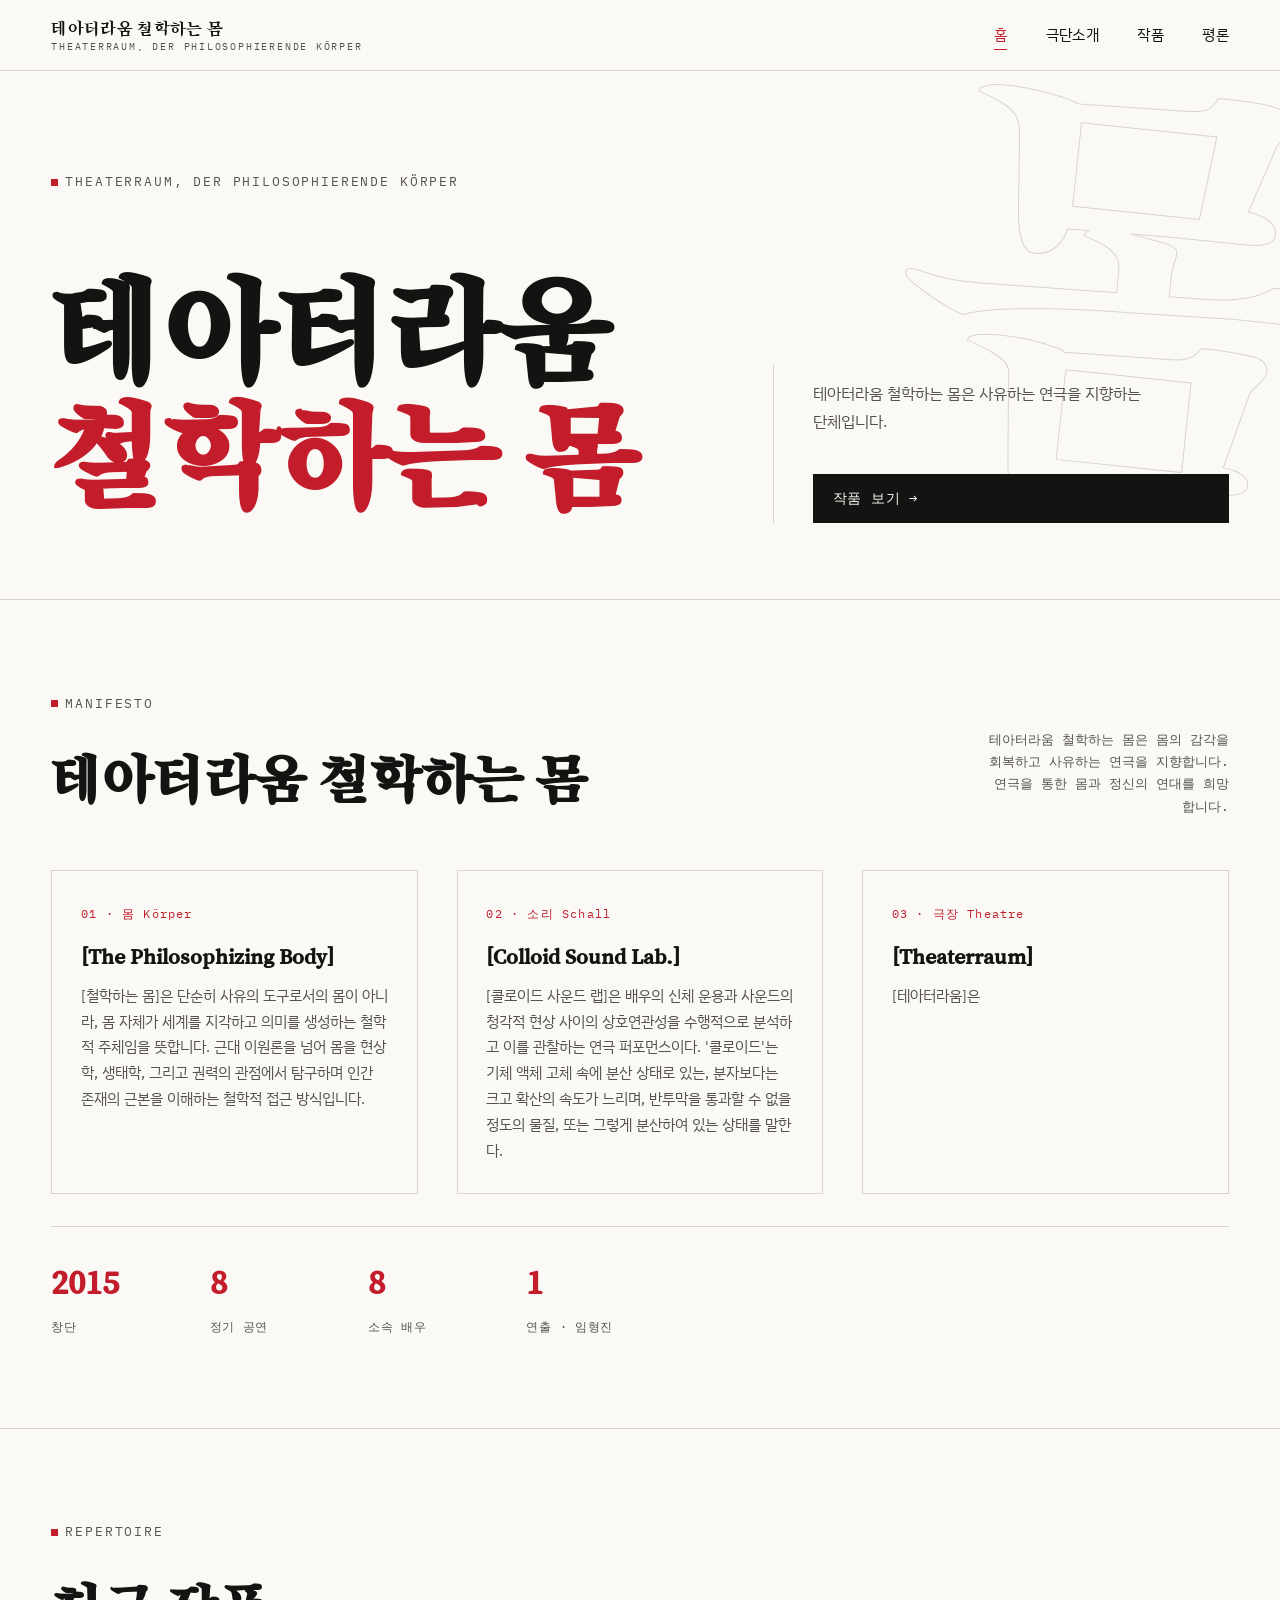
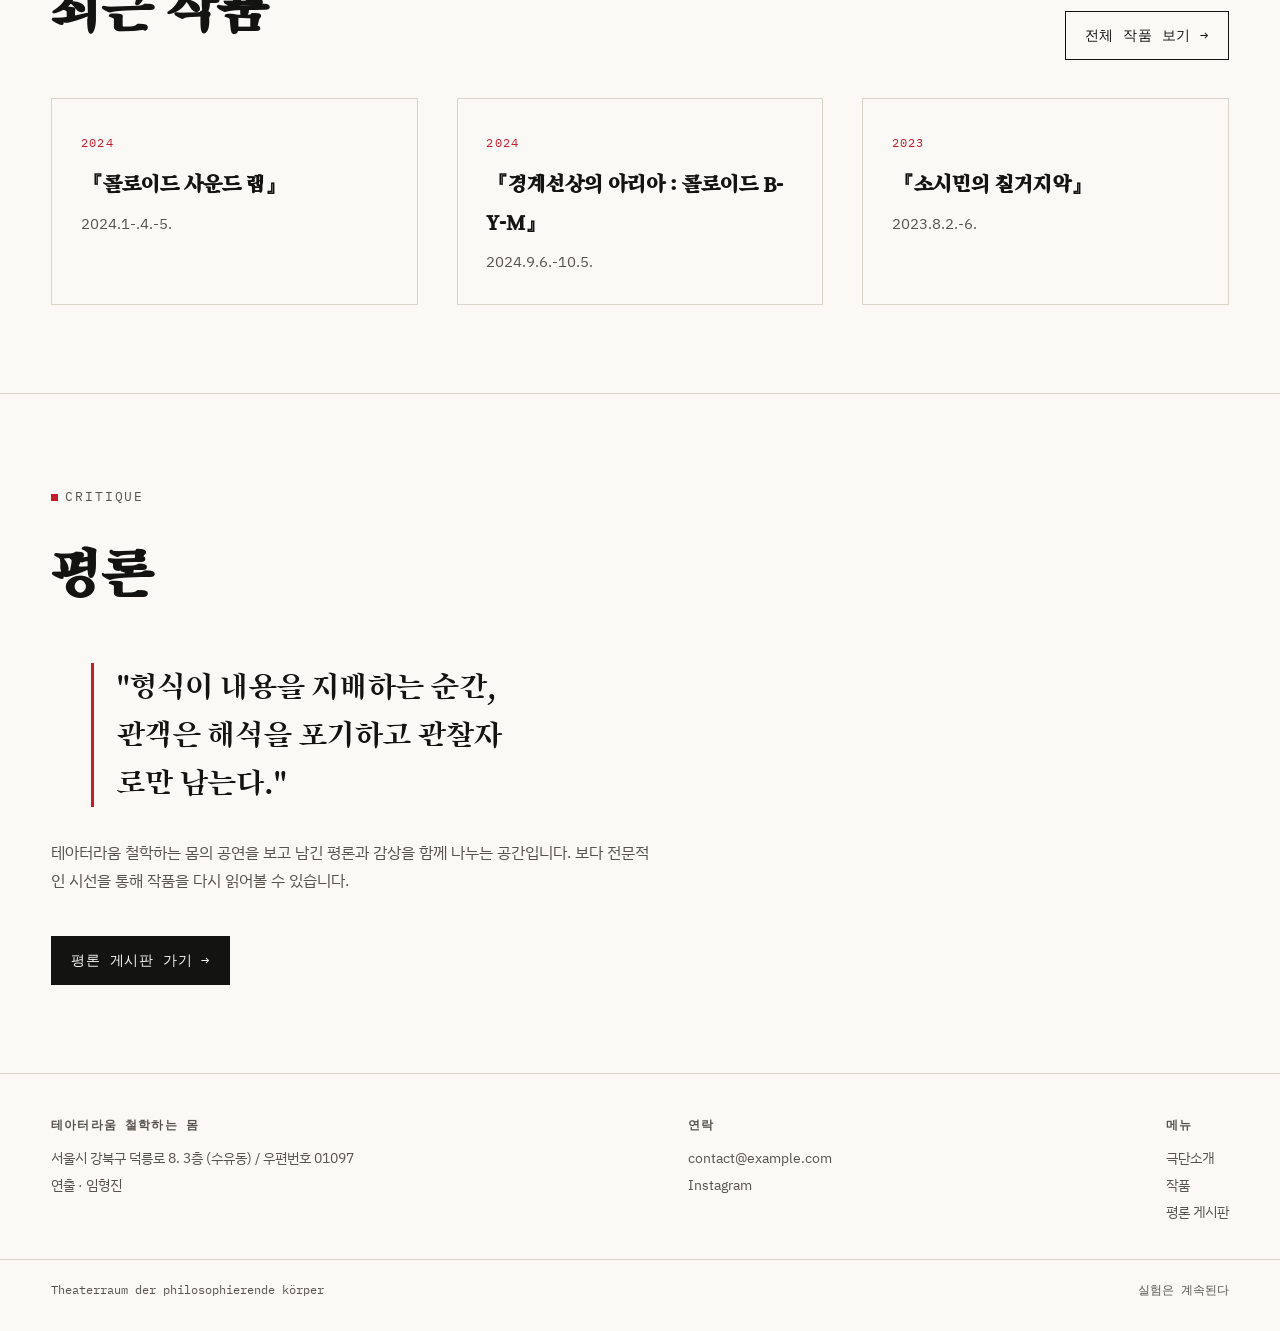
<file: index.html>
<!DOCTYPE html>
<html lang="ko">
<head>
<meta charset="UTF-8">
<meta name="viewport" content="width=device-width, initial-scale=1.0">
<title>테아터라움 철학하는 몸 — 실험극단</title>
<meta name="description" content="테아터라움 철학하는 몸은 사유하는 연극을 지향하는 단체입니다. 연출 임형진.">
<link rel="stylesheet" href="css/style.css">
</head>
<body>

<header class="site-header">
  <div class="wrap">
    <a href="index.html" class="wordmark">
      <span class="kr">테아터라움 철학하는 몸</span>
      <span class="en">Theaterraum, der philosophierende Körper</span>
    </a>
    <button class="nav-toggle" aria-label="메뉴 열기" aria-expanded="false"><span></span></button>
    <nav class="main-nav" aria-label="주요 메뉴">
      <ul>
        <li><a href="index.html" aria-current="page">홈</a></li>
        <li><a href="about.html">극단소개</a></li>
        <li><a href="works.html">작품</a></li>
        <li><a href="board.html">평론</a></li>
      </ul>
    </nav>
  </div>
  <div class="nav-backdrop"></div>
</header>

<main>

  <section class="hero">
    <div class="body-mark" aria-hidden="true">몸</div>
    <div class="wrap hero-grid">
      <div>
        <span class="eyebrow">Theaterraum, der philosophierende Körper</span>
        <h1 class="hero-title">
          테아터라움<br>
          <span class="line2">철학하는 몸</span>
        </h1>
      </div>
      <div class="hero-side">
        <p class="hero-manifesto">
          테아터라움 철학하는 몸은 사유하는 연극을 지향하는 단체입니다.
        </p>
        <a href="works.html" class="btn">작품 보기 →</a>
      </div>
    </div>
  </section>

  <section class="section reveal">
    <div class="wrap">
      <div class="section-head">
        <div>
          <span class="eyebrow">Manifesto</span>
          <h2>테아터라움 철학하는 몸</h2>
        </div>
        <p class="section-note">테아터라움 철학하는 몸은 몸의 감각을 회복하고 사유하는 연극을 지향합니다. 연극을 통한 몸과 정신의 연대를 희망합니다.</p>
      </div>

      <div class="grid-3">
        <div class="card">
          <span class="num">01 · 몸 Körper</span>
          <h3>[The Philosophizing Body] </h3>
          <p>[철학하는 몸]은 단순히 사유의 도구로서의 몸이 아니라, 몸 자체가 세계를 지각하고 의미를 생성하는 철학적 주체임을 뜻합니다. 근대 이원론을 넘어 몸을 현상학, 생태학, 그리고 권력의 관점에서 탐구하며 인간 존재의 근본을 이해하는 철학적 접근 방식입니다.</p>
        </div>
        <div class="card">
          <span class="num">02 · 소리 Schall </span>
          <h3>[Colloid Sound Lab.]</h3>
          <p>[콜로이드 사운드 랩]은 배우의 신체 운용과 사운드의 청각적 현상 사이의 상호연관성을 수행적으로 분석하고 이를 관찰하는 연극 퍼포먼스이다. '콜로이드'는 기체 액체 고체 속에 분산 상태로 있는, 분자보다는 크고 확산의 속도가 느리며, 반투막을 통과할 수 없을 정도의 물질, 또는 그렇게 분산하여 있는 상태를 말한다.</p>
        </div>
        <div class="card">
          <span class="num">03 · 극장 Theatre </span>
          <h3>[Theaterraum]</h3>
          <p>[테아터라움]은 </p>
        </div>
      </div>

      <div class="stat-row">
        <div class="stat"><b>2015</b><span>창단</span></div>
        <div class="stat"><b>8</b><span>정기 공연</span></div>
        <div class="stat"><b>8</b><span>소속 배우</span></div>
        <div class="stat"><b>1</b><span>연출 · 임형진</span></div>
      </div>
    </div>
  </section>

  <section class="section reveal">
    <div class="wrap">
      <div class="section-head">
        <div>
          <span class="eyebrow">Repertoire</span>
          <h2>최근 작품</h2>
        </div>
        <a href="works.html" class="btn ghost">전체 작품 보기 →</a>
      </div>
      <div class="grid-3">
        <div class="card">
          <span class="num">2024</span>
          <h3>『콜로이드 사운드 랩』</h3>
          <p>2024.1-.4.-5.</p>
        </div>
        <div class="card">
          <span class="num">2024</span>
          <h3>『경계선상의 아리아 : 콜로이드 B-Y-M』</h3>
          <p>2024.9.6.-10.5.</p>
        </div>
        <div class="card">
          <span class="num">2023</span>
          <h3>『소시민의 칠거지악』</h3>
          <p> 2023.8.2.-6.</p>
        </div>
      </div>
    </div>
  </section>

  <section class="section reveal">
    <div class="wrap">
      <div class="section-head">
        <div>
          <span class="eyebrow">Critique</span>
          <h2>평론</h2>
        </div>
      </div>
      <blockquote class="manifesto-quote">
        "형식이 내용을 지배하는 순간, 관객은 해석을 포기하고 관찰자로만 남는다."
      </blockquote>
      <p style="margin-top:1.6rem;color:var(--ink-soft);max-width:60ch;">
        테아터라움 철학하는 몸의 공연을 보고 남긴 평론과 감상을 함께 나누는 공간입니다.
        보다 전문적인 시선을 통해 작품을 다시 읽어볼 수 있습니다.
      </p>
      <a href="board.html" class="btn" style="margin-top:1.6rem;">평론 게시판 가기 →</a>
    </div>
  </section>

</main>

<footer class="site-footer">
  <div class="wrap">
    <div class="foot-block">
      <h4>테아터라움 철학하는 몸</h4>
      <p>서울시 강북구 덕릉로 8.  3층 (수유동) / 우편번호 01097
</p>
      <p>연출 · 임형진</p>
    </div>
    <div class="foot-block">
      <h4>연락</h4>
      <a href="mailto:contact@example.com">contact@example.com</a>
      <a href="#">Instagram</a>
    </div>
    <div class="foot-block">
      <h4>메뉴</h4>
      <a href="about.html">극단소개</a>
      <a href="works.html">작품</a>
      <a href="board.html">평론 게시판</a>
    </div>
  </div>
  <div class="foot-bottom">
    <div class="wrap">
      <span>Theaterraum der philosophierende körper</span>
      <span>실험은 계속된다</span>
    </div>
  </div>
</footer>

<script src="js/main.js"></script>
</body>
</html>
</file>
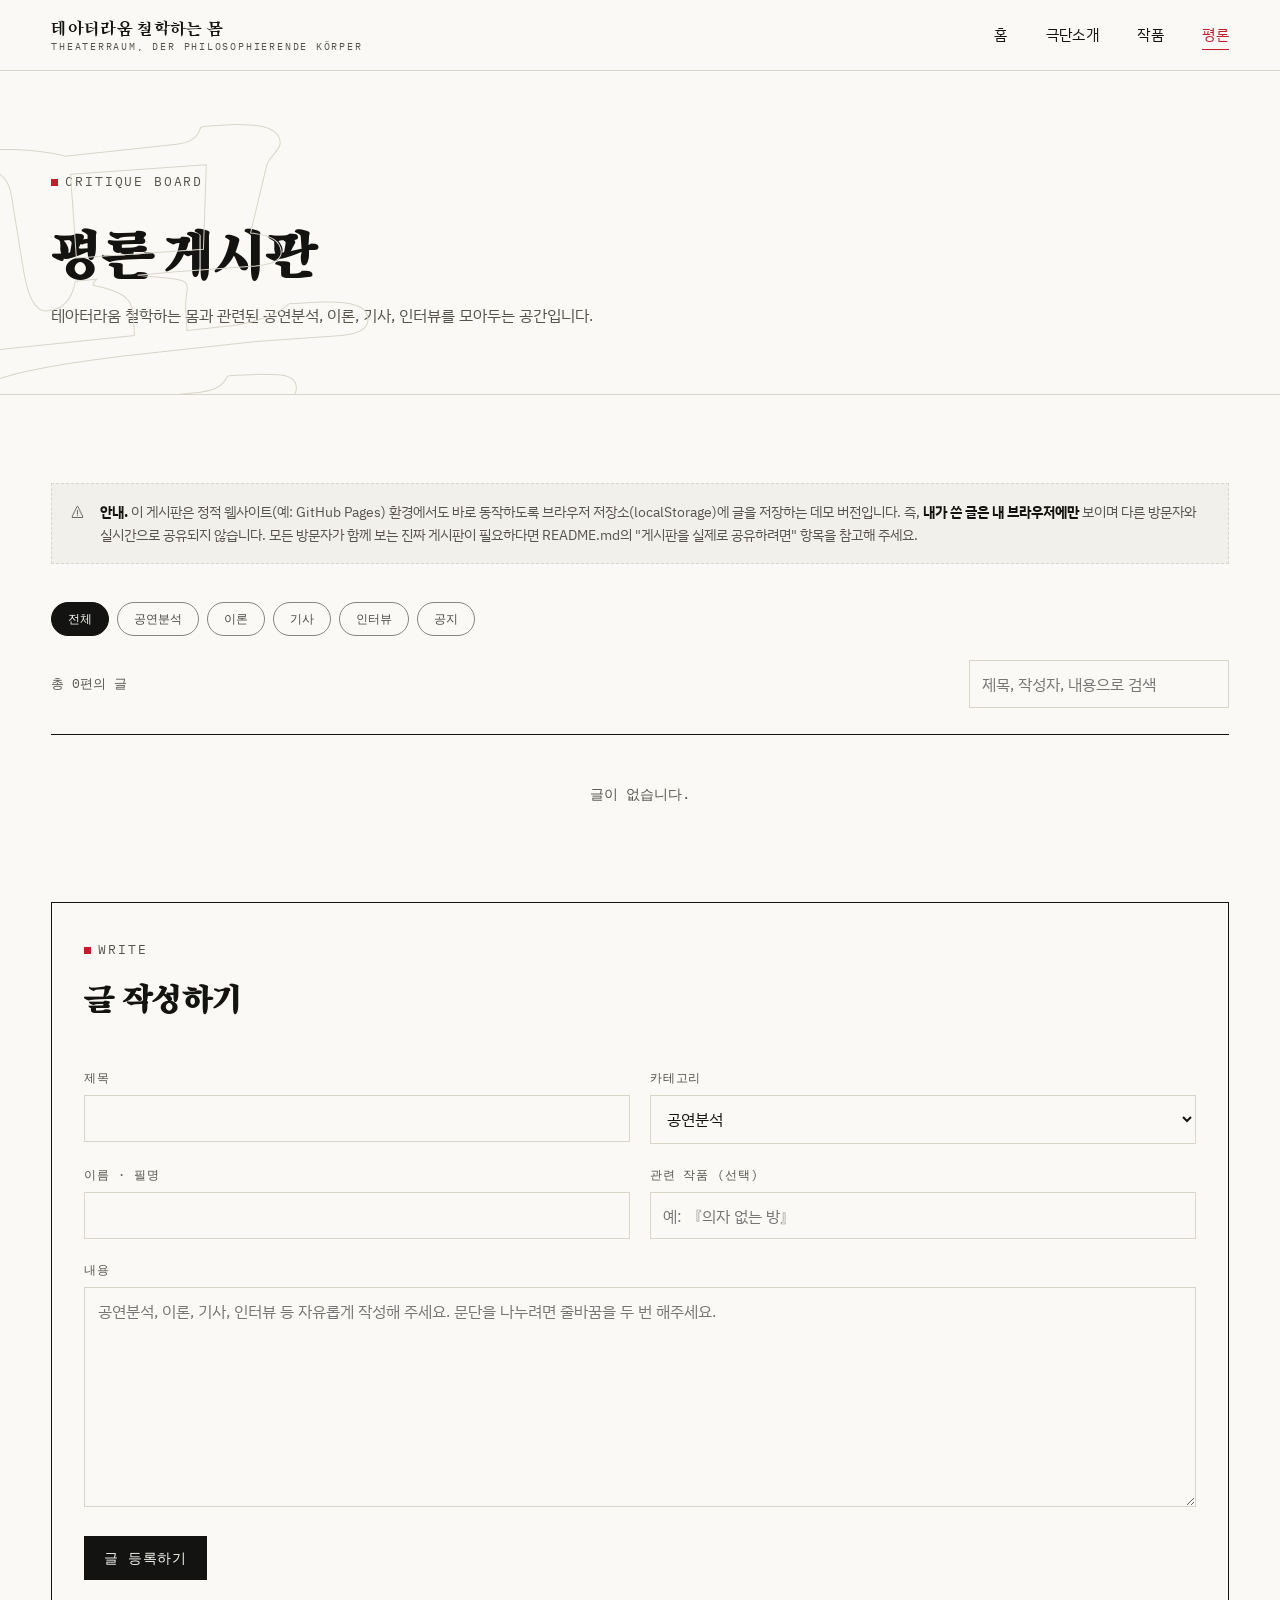
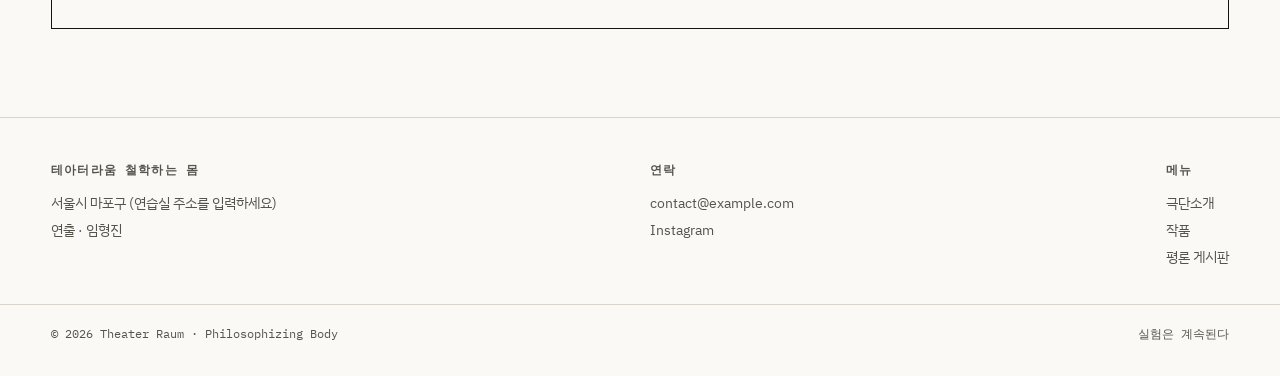
<file: board.html>
<!DOCTYPE html>
<html lang="ko">
<head>
<meta charset="UTF-8">
<meta name="viewport" content="width=device-width, initial-scale=1.0">
<title>평론 게시판 — 테아터라움 철학하는 몸</title>
<meta name="description" content="테아터라움 철학하는 몸의 공연분석, 이론, 기사, 인터뷰를 모아두는 게시판.">
<link rel="stylesheet" href="css/style.css">
<style>
  /* ===== 블로그형 게시판 추가 스타일 (필요하면 css/style.css로 옮겨도 됩니다) ===== */
  .board-tabs{
    display:flex;
    flex-wrap:wrap;
    gap:.5rem;
    margin-bottom:1.5rem;
  }
  .board-tab{
    font-family:var(--f-mono, monospace);
    font-size:.78rem;
    padding:.45rem 1rem;
    border:1px solid var(--ink-soft, #999);
    border-radius:999px;
    background:transparent;
    cursor:pointer;
    opacity:.7;
  }
  .board-tab.active{
    opacity:1;
    background:var(--ink, #111);
    color:var(--bg, #fff);
    border-color:var(--ink, #111);
  }
  .category-badge{
    display:inline-block;
    font-family:var(--f-mono, monospace);
    font-size:.7rem;
    letter-spacing:.02em;
    padding:.2rem .6rem;
    border-radius:999px;
    border:1px solid currentColor;
    margin-bottom:.5rem;
  }
  .cat-공연분석{ color:#2f5d50; }
  .cat-이론{ color:#4a3f8a; }
  .cat-기사{ color:#8a5a2f; }
  .cat-인터뷰{ color:#8a2f5a; }
  .cat-공지{ color:#b03030; }

  .post-item{
    padding:1.5rem 0;
    border-bottom:1px solid rgba(0,0,0,.1);
    cursor:pointer;
  }
  .post-item:hover .post-title{ text-decoration:underline; }
  .post-title{
    font-size:1.3rem;
    margin:.2rem 0 .5rem;
  }
  .post-meta{
    font-family:var(--f-mono, monospace);
    font-size:.75rem;
    color:var(--ink-soft, #777);
    margin-bottom:.6rem;
  }
  .post-excerpt{
    color:var(--ink-soft, #555);
    line-height:1.6;
  }

  .post-full{
    display:none;
    padding:2rem 0;
    border-bottom:1px solid rgba(0,0,0,.15);
    margin-bottom:2rem;
  }
  .post-full.open{ display:block; }
  .post-full-back{
    background:none;
    border:none;
    font-family:var(--f-mono, monospace);
    font-size:.8rem;
    cursor:pointer;
    margin-bottom:1.5rem;
    opacity:.7;
  }
  .post-full-back:hover{ opacity:1; }
  .post-full-title{ font-size:2rem; margin:.5rem 0 1rem; }
  .post-full-body p{ margin:0 0 1.1rem; line-height:1.8; }
  .post-full-actions{
    margin-top:2rem;
    display:flex;
    gap:.8rem;
  }
  .post-full-actions button{
    font-family:var(--f-mono, monospace);
    font-size:.75rem;
    padding:.4rem .9rem;
    border:1px solid var(--ink-soft, #999);
    background:transparent;
    cursor:pointer;
    border-radius:4px;
  }
  .post-full-actions button:hover{ opacity:.7; }
</style>
</head>
<body>

<header class="site-header">
  <div class="wrap">
    <a href="index.html" class="wordmark">
      <span class="kr">테아터라움 철학하는 몸</span>
      <span class="en">Theaterraum, der philosophierende Körper</span>
    </a>
    <button class="nav-toggle" aria-label="메뉴 열기" aria-expanded="false"><span></span></button>
    <nav class="main-nav" aria-label="주요 메뉴">
      <ul>
        <li><a href="index.html">홈</a></li>
        <li><a href="about.html">극단소개</a></li>
        <li><a href="works.html">작품</a></li>
        <li><a href="board.html" aria-current="page">평론</a></li>
      </ul>
    </nav>
  </div>
  <div class="nav-backdrop"></div>
</header>

<main>

  <section class="hero" style="padding-bottom:3rem;">
    <div class="body-mark" aria-hidden="true" style="top:-8%; left:-6%; transform:rotate(-4deg);">몸</div>
    <div class="wrap">
      <span class="eyebrow">Critique Board</span>
      <h1 class="hero-title" style="font-size:var(--text-h1);">평론 게시판</h1>
      <p class="hero-manifesto" style="margin-top:1rem;max-width:60ch;">
        테아터라움 철학하는 몸과 관련된 공연분석, 이론, 기사, 인터뷰를 모아두는 공간입니다.
      </p>
    </div>
  </section>

  <section class="section">
    <div class="wrap">

      <div class="board-notice">
        <span aria-hidden="true">⚠</span>
        <p style="margin:0;">
          <strong>안내.</strong> 이 게시판은 정적 웹사이트(예: GitHub Pages) 환경에서도 바로 동작하도록
          브라우저 저장소(localStorage)에 글을 저장하는 데모 버전입니다. 즉, <strong>내가 쓴 글은 내 브라우저에만</strong> 보이며
          다른 방문자와 실시간으로 공유되지 않습니다. 모든 방문자가 함께 보는 진짜 게시판이 필요하다면
          README.md의 "게시판을 실제로 공유하려면" 항목을 참고해 주세요.
        </p>
      </div>

      <div class="board-tabs" id="boardTabs">
        <button class="board-tab active" data-cat="all">전체</button>
        <button class="board-tab" data-cat="공연분석">공연분석</button>
        <button class="board-tab" data-cat="이론">이론</button>
        <button class="board-tab" data-cat="기사">기사</button>
        <button class="board-tab" data-cat="인터뷰">인터뷰</button>
        <button class="board-tab" data-cat="공지">공지</button>
      </div>

      <div class="board-toolbar">
        <span class="board-count" id="postCount">총 0편의 글</span>
        <div class="board-search field" style="margin-bottom:0;">
          <input type="search" id="boardSearch" placeholder="제목, 작성자, 내용으로 검색">
        </div>
      </div>

      <div id="postFull" class="post-full" aria-live="polite"></div>

      <ul class="post-list" id="postList"></ul>
      <div class="empty-state" id="emptyState" style="display:none;">글이 없습니다.</div>

      <div class="write-panel">
        <div class="section-head">
          <div><span class="eyebrow">Write</span><h2>글 작성하기</h2></div>
        </div>
        <form id="reviewForm" novalidate>
          <div class="field-row">
            <div class="field">
              <label for="fTitle">제목</label>
              <input type="text" id="fTitle" name="title" maxlength="80" required>
            </div>
            <div class="field">
              <label for="fCategory">카테고리</label>
              <select id="fCategory" name="category">
                <option value="공연분석">공연분석</option>
                <option value="이론">이론</option>
                <option value="기사">기사</option>
                <option value="인터뷰">인터뷰</option>
                <option value="공지">공지</option>
              </select>
            </div>
          </div>
          <div class="field-row">
            <div class="field">
              <label for="fAuthor">이름 · 필명</label>
              <input type="text" id="fAuthor" name="author" maxlength="20" required>
            </div>
            <div class="field">
              <label for="fWork">관련 작품 (선택)</label>
              <input type="text" id="fWork" name="workTitle" placeholder="예: 『의자 없는 방』" maxlength="40">
            </div>
          </div>
          <div class="field">
            <label for="fContent">내용</label>
            <textarea id="fContent" name="content" required placeholder="공연분석, 이론, 기사, 인터뷰 등 자유롭게 작성해 주세요. 문단을 나누려면 줄바꿈을 두 번 해주세요." style="min-height:220px;"></textarea>
          </div>
          <button type="submit" class="btn">글 등록하기</button>
          <p id="formMsg" style="margin-top:1rem;font-family:var(--f-mono);font-size:.8rem;color:var(--ink-soft);"></p>
        </form>
      </div>

    </div>
  </section>

</main>

<footer class="site-footer">
  <div class="wrap">
    <div class="foot-block">
      <h4>테아터라움 철학하는 몸</h4>
      <p>서울시 마포구 (연습실 주소를 입력하세요)</p>
      <p>연출 · 임형진</p>
    </div>
    <div class="foot-block">
      <h4>연락</h4>
      <a href="mailto:contact@example.com">contact@example.com</a>
      <a href="#">Instagram</a>
    </div>
    <div class="foot-block">
      <h4>메뉴</h4>
      <a href="about.html">극단소개</a>
      <a href="works.html">작품</a>
      <a href="board.html">평론 게시판</a>
    </div>
  </div>
  <div class="foot-bottom">
    <div class="wrap">
      <span>© 2026 Theater Raum · Philosophizing Body</span>
      <span>실험은 계속된다</span>
    </div>
  </div>
</footer>

<script src="js/main.js"></script>
<script src="js/board.js"></script>
</body>
</html>
</file>
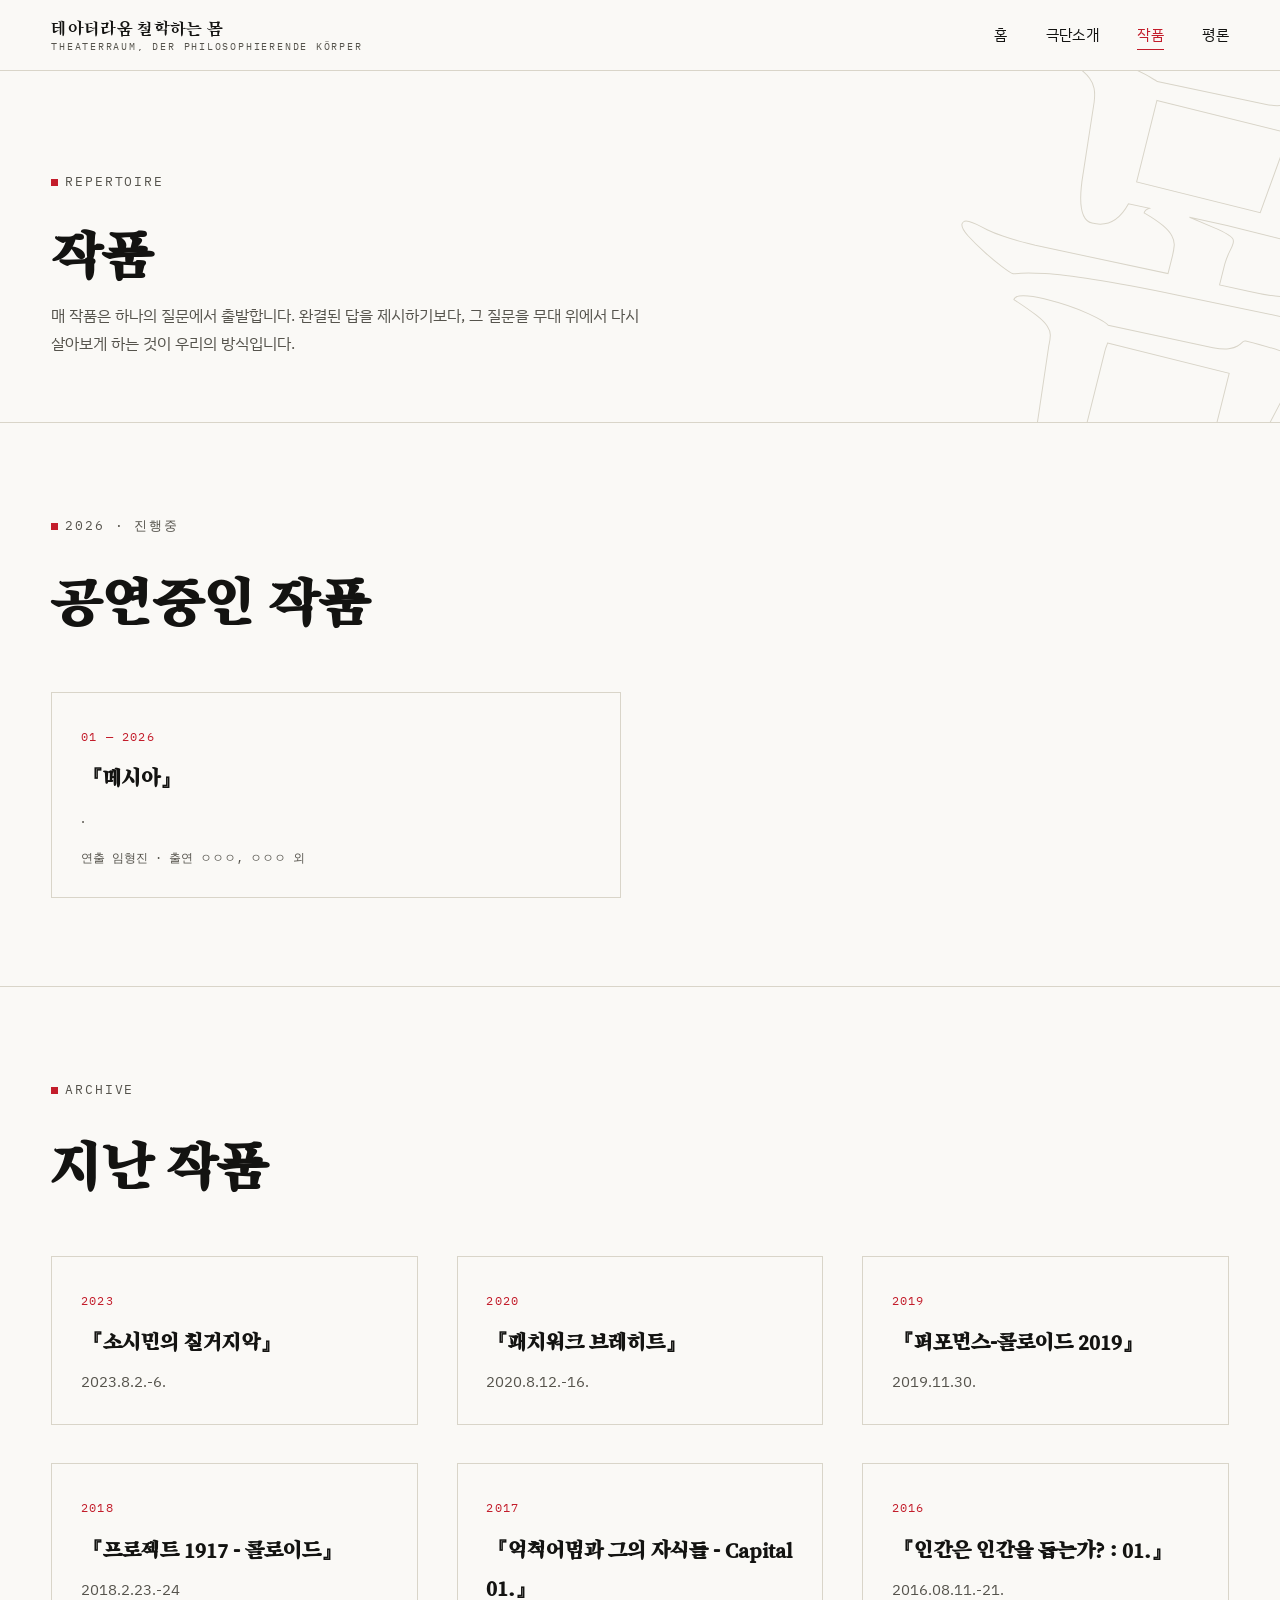
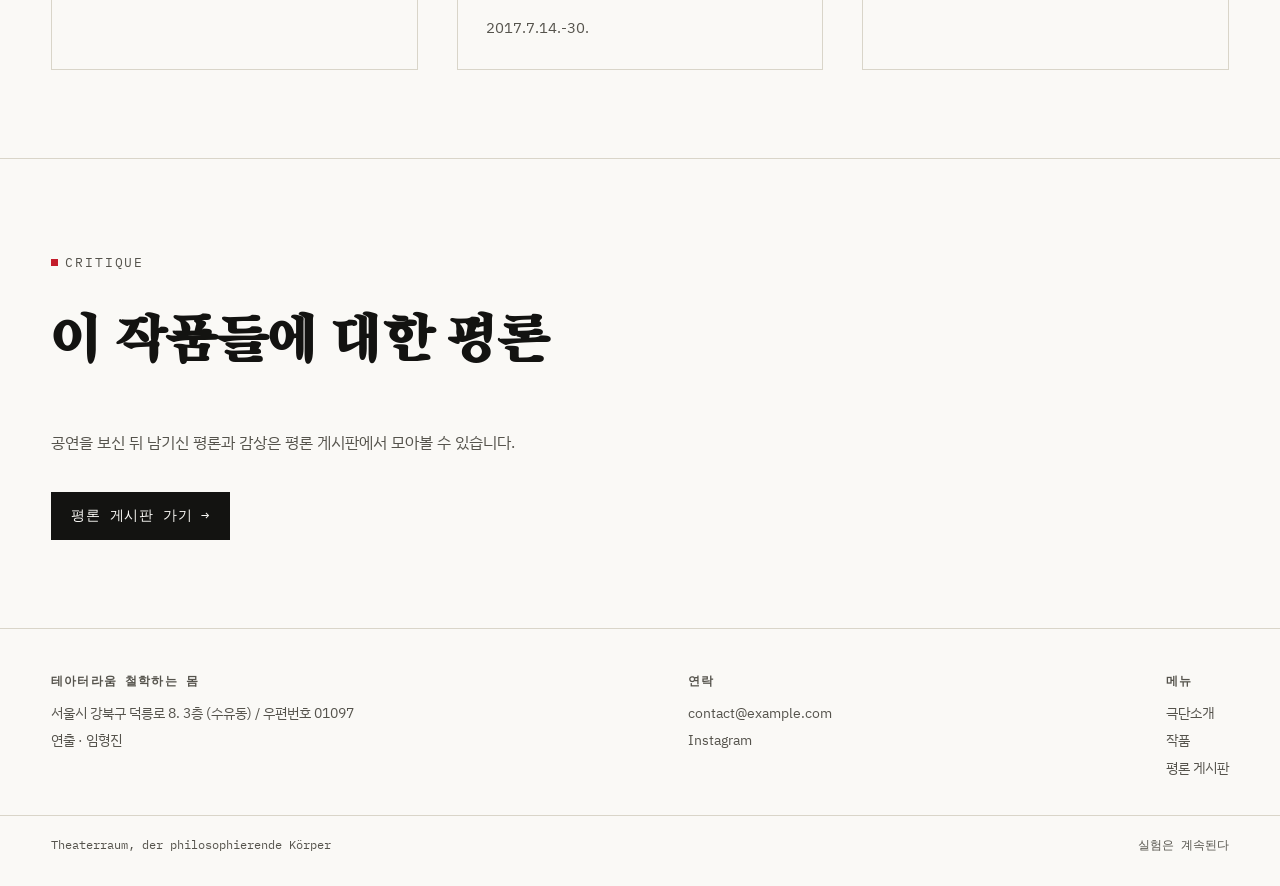
<file: works.html>
<!DOCTYPE html>
<html lang="ko">
<head>
<meta charset="UTF-8">
<meta name="viewport" content="width=device-width, initial-scale=1.0">
<title>작품 — 테아터라움 철학하는 몸</title>
<meta name="description" content="테아터라움 철학하는 몸의 레퍼토리 · 실험극 작품 목록.">
<link rel="stylesheet" href="css/style.css">
</head>
<body>

<header class="site-header">
  <div class="wrap">
    <a href="index.html" class="wordmark">
      <span class="kr">테아터라움 철학하는 몸</span>
      <span class="en"> Theaterraum, der philosophierende Körper</span>
    </a>
    <button class="nav-toggle" aria-label="메뉴 열기" aria-expanded="false"><span></span></button>
    <nav class="main-nav" aria-label="주요 메뉴">
      <ul>
        <li><a href="index.html">홈</a></li>
        <li><a href="about.html">극단소개</a></li>
        <li><a href="works.html" aria-current="page">작품</a></li>
        <li><a href="board.html">평론</a></li>
      </ul>
    </nav>
  </div>
  <div class="nav-backdrop"></div>
</header>

<main>

  <section class="hero" style="padding-bottom:3rem;">
    <div class="body-mark" aria-hidden="true" style="top:-14%; right:-10%; transform:rotate(14deg);">몸</div>
    <div class="wrap">
      <span class="eyebrow">Repertoire</span>
      <h1 class="hero-title" style="font-size:var(--text-h1);">작품</h1>
      <p class="hero-manifesto" style="margin-top:1rem;max-width:60ch;">
        매 작품은 하나의 질문에서 출발합니다. 완결된 답을 제시하기보다,
        그 질문을 무대 위에서 다시 살아보게 하는 것이 우리의 방식입니다.
      </p>
    </div>
  </section>

  <section class="section reveal">
    <div class="wrap">
      <div class="section-head">
        <div><span class="eyebrow">2026 · 진행중</span><h2>공연중인 작품</h2></div>
      </div>
      <div class="grid-2">
        <div class="card">
          <span class="num">01 — 2026</span>
          <h3>『메시아』</h3>
          <p>
            .
          </p>
          <p style="margin-top:1rem;font-family:var(--f-mono);font-size:.78rem;color:var(--ink-soft);">
            연출 임형진 · 출연 ㅇㅇㅇ, ㅇㅇㅇ 외
          </p>
        </div>
  
          </p>
        </div>
      </div>
    </div>
  </section>

  <section class="section reveal">
    <div class="wrap">
      <div class="section-head">
        <div><span class="eyebrow">Archive</span><h2>지난 작품</h2></div>
      </div>
      <div class="grid-3">
        <div class="card">
          <span class="num">2023</span>
          <h3>『소시민의 칠거지악』</h3>
          <p>2023.8.2.-6.</p>
        </div>
        <div class="card">
          <span class="num">2020</span>
          <h3>『패치워크 브레히트』</h3>
          <p>2020.8.12.-16.</p>
        </div>
        <div class="card">
          <span class="num">2019</span>
          <h3>『퍼포먼스-콜로이드 2019』</h3>
          <p>2019.11.30.</p>
        </div>
        <div class="card">
          <span class="num">2018</span>
          <h3>『프로젝트 1917 - 콜로이드』</h3>
          <p>2018.2.23.-24</p>
        </div>
        <div class="card">
          <span class="num">2017</span>
          <h3>『억척어멈과 그의 자식들 - Capital 01.』</h3>
          <p>2017.7.14.-30.</p>
        </div>
        <div class="card">
          <span class="num">2016</span>
          <h3>『인간은 인간을 돕는가? : 01.』</h3>
          <p>2016.08.11.-21.</p>
        </div>
      </div>
    </div>
  </section>

  <section class="section reveal">
    <div class="wrap">
      <div class="section-head">
        <div><span class="eyebrow">Critique</span><h2>이 작품들에 대한 평론</h2></div>
      </div>
      <p style="color:var(--ink-soft);max-width:60ch;">
        공연을 보신 뒤 남기신 평론과 감상은 평론 게시판에서 모아볼 수 있습니다.
      </p>
      <a href="board.html" class="btn" style="margin-top:1.2rem;">평론 게시판 가기 →</a>
    </div>
  </section>

</main>

<footer class="site-footer">
  <div class="wrap">
    <div class="foot-block">
      <h4>테아터라움 철학하는 몸</h4>
      <p>서울시 강북구 덕릉로 8. 3층 (수유동) / 우편번호 01097 </p>
      <p>연출 · 임형진</p>
    </div>
    <div class="foot-block">
      <h4>연락</h4>
      <a href="mailto:contact@example.com">contact@example.com</a>
      <a href="#">Instagram</a>
    </div>
    <div class="foot-block">
      <h4>메뉴</h4>
      <a href="about.html">극단소개</a>
      <a href="works.html">작품</a>
      <a href="board.html">평론 게시판</a>
    </div>
  </div>
  <div class="foot-bottom">
    <div class="wrap">
      <span>Theaterraum, der philosophierende Körper</span>
      <span>실험은 계속된다</span>
    </div>
  </div>
</footer>

<script src="js/main.js"></script>
</body>
</html>
</file>
<file: css/style.css>
/* ==========================================================================
   테아터라움 철학하는 몸 — 실험극단 홈페이지
   Design tokens
   ========================================================================== */

@import url('https://fonts.googleapis.com/css2?family=Song+Myung&family=IBM+Plex+Sans+KR:wght@300;400;500;600;700&family=IBM+Plex+Mono:wght@400;500&display=swap');

:root{
  /* color */
  --bg:        #faf9f6;   /* 종이 같은 오프화이트 */
  --bg-soft:   #f2f0ea;
  --ink:       #131311;   /* 거의 검정 */
  --ink-soft:  #55534c;
  --line:      #d9d5c9;   /* 헤어라인 */
  --red:       #c31d2b;   /* 낙관(도장) 레드 — 유일한 액센트 */
  --red-soft:  #c31d2b1a;

  /* type */
  --f-display: 'Song Myung', serif;
  --f-body:    'IBM Plex Sans KR', sans-serif;
  --f-mono:    'IBM Plex Mono', monospace;

  --text-hero: clamp(3.2rem, 10vw, 8rem);
  --text-h1:   clamp(2.1rem, 5vw, 3.6rem);
  --text-h2:   clamp(1.4rem, 3vw, 2.1rem);
  --text-h3:   clamp(1.1rem, 2vw, 1.4rem);
  --text-body: 1.02rem;
  --text-small:0.82rem;

  --gap: clamp(1.2rem, 3vw, 2.4rem);
  --maxw: 1280px;
}

*{ box-sizing:border-box; }
html{ scroll-behavior:smooth; }

body{
  margin:0;
  background:var(--bg);
  color:var(--ink);
  font-family:var(--f-body);
  font-size:var(--text-body);
  line-height:1.7;
  -webkit-font-smoothing:antialiased;
}

img{ max-width:100%; display:block; }
a{ color:inherit; text-decoration:none; }

::selection{ background:var(--red); color:var(--bg); }

/* focus visibility */
a:focus-visible, button:focus-visible, input:focus-visible, textarea:focus-visible, select:focus-visible{
  outline:2px solid var(--red);
  outline-offset:3px;
}

@media (prefers-reduced-motion: reduce){
  *{ animation-duration:0.01ms !important; animation-iteration-count:1 !important; transition-duration:0.01ms !important; scroll-behavior:auto !important; }
}

.wrap{
  max-width:var(--maxw);
  margin:0 auto;
  padding:0 clamp(1.2rem, 4vw, 3.2rem);
}

/* ==========================================================================
   배경 워터마크 — "몸" 모티프
   극단명의 핵심어 "몸"을 각 페이지마다 다른 위치·각도로 배치해
   반복되지만 매번 다르게 등장하는 신체의 존재감을 표현
   ========================================================================== */
.body-mark{
  position:absolute;
  font-family:var(--f-display);
  color:transparent;
  -webkit-text-stroke:1px var(--line);
  font-size:clamp(14rem, 40vw, 34rem);
  line-height:1;
  user-select:none;
  pointer-events:none;
  z-index:0;
  font-weight:400;
}

/* ==========================================================================
   상단 고정 라벨 (실 스탬프처럼)
   ========================================================================== */
.eyebrow{
  display:inline-flex;
  align-items:center;
  gap:.55em;
  font-family:var(--f-mono);
  font-size:var(--text-small);
  letter-spacing:.14em;
  text-transform:uppercase;
  color:var(--ink-soft);
}
.eyebrow::before{
  content:"";
  width:7px; height:7px;
  background:var(--red);
  display:inline-block;
}

/* ==========================================================================
   헤더 / 내비게이션
   ========================================================================== */
.site-header{
  position:relative;
  z-index:10;
  border-bottom:1px solid var(--line);
  background:var(--bg);
}
.site-header .wrap{
  display:flex;
  align-items:center;
  justify-content:space-between;
  padding-top:1.1rem;
  padding-bottom:1.1rem;
  gap:1rem;
}
.wordmark{
  display:flex;
  flex-direction:column;
  line-height:1.15;
}
.wordmark .kr{
  font-family:var(--f-display);
  font-size:1.15rem;
  letter-spacing:.02em;
}
.wordmark .en{
  font-family:var(--f-mono);
  font-size:.62rem;
  letter-spacing:.18em;
  color:var(--ink-soft);
  text-transform:uppercase;
  margin-top:.15rem;
}

.nav-toggle{
  display:none;
  background:none;
  border:1px solid var(--ink);
  width:40px; height:40px;
  cursor:pointer;
  align-items:center;
  justify-content:center;
}
.nav-toggle span, .nav-toggle span::before, .nav-toggle span::after{
  content:"";
  display:block;
  width:18px; height:1px;
  background:var(--ink);
  position:relative;
}
.nav-toggle span::before{ position:absolute; top:-6px; }
.nav-toggle span::after{ position:absolute; top:6px; }

.main-nav ul{
  list-style:none;
  display:flex;
  gap:clamp(1.2rem, 3vw, 2.4rem);
  margin:0; padding:0;
}
.main-nav a{
  position:relative;
  font-size:.92rem;
  letter-spacing:.02em;
  padding-bottom:.3rem;
}
.main-nav a::after{
  content:"";
  position:absolute; left:0; right:100%; bottom:0;
  height:1px; background:var(--red);
  transition:right .25s ease;
}
.main-nav a:hover::after,
.main-nav a[aria-current="page"]::after{ right:0; }
.main-nav a[aria-current="page"]{ color:var(--red); }

@media (max-width: 760px){
  .nav-toggle{ display:flex; }
  .main-nav{
    position:fixed; inset:0 0 0 auto;
    width:min(78vw,320px);
    height:100%;
    background:var(--bg);
    border-left:1px solid var(--line);
    transform:translateX(100%);
    transition:transform .35s ease;
    z-index:20;
    padding:5rem 2rem 2rem;
  }
  .main-nav.open{ transform:translateX(0); }
  .main-nav ul{ flex-direction:column; gap:1.6rem; }
  .main-nav a{ font-size:1.2rem; }
  .nav-backdrop{
    position:fixed; inset:0; background:rgba(19,19,17,.35);
    opacity:0; pointer-events:none; transition:opacity .3s ease; z-index:15;
  }
  .nav-backdrop.open{ opacity:1; pointer-events:auto; }
}

/* ==========================================================================
   히어로
   ========================================================================== */
.hero{
  position:relative;
  overflow:hidden;
  padding:clamp(3rem,8vw,6rem) 0 clamp(3rem,6vw,5rem);
  border-bottom:1px solid var(--line);
}
.hero .body-mark{ top:-6%; right:-6%; transform:rotate(6deg); }

.hero-grid{
  position:relative;
  z-index:1;
  display:grid;
  grid-template-columns: 1.5fr 1fr;
  gap:var(--gap);
  align-items:end;
}
.hero-title{
  font-family:var(--f-display);
  font-size:var(--text-hero);
  line-height:.98;
  margin:.6em 0 0;
  letter-spacing:-.01em;
}
.hero-title .line2{ display:block; color:var(--red); }

.hero-side{
  border-left:1px solid var(--line);
  padding-left:var(--gap);
  display:flex;
  flex-direction:column;
  gap:1.4rem;
}
.hero-manifesto{
  font-size:1.02rem;
  color:var(--ink-soft);
  max-width:34ch;
}
.hero-vertical{
  writing-mode:vertical-rl;
  text-orientation:mixed;
  font-family:var(--f-display);
  font-size:1rem;
  letter-spacing:.28em;
  color:var(--ink-soft);
  height:9rem;
  border-left:1px solid var(--line);
  padding-left:1rem;
}

@media (max-width:820px){
  .hero-grid{ grid-template-columns:1fr; }
  .hero-side{ border-left:none; padding-left:0; border-top:1px solid var(--line); padding-top:1.4rem; }
}

/* ==========================================================================
   섹션 공통
   ========================================================================== */
section{ position:relative; }
.section{
  padding:clamp(3rem,7vw,5.5rem) 0;
  border-bottom:1px solid var(--line);
}
.section:last-of-type{ border-bottom:none; }
.section-head{
  display:flex;
  justify-content:space-between;
  align-items:flex-end;
  gap:1.5rem;
  margin-bottom:2.4rem;
  flex-wrap:wrap;
}
.section-head h2{
  font-family:var(--f-display);
  font-size:var(--text-h1);
  margin:.3em 0 0;
}
.section-note{
  font-family:var(--f-mono);
  font-size:var(--text-small);
  color:var(--ink-soft);
  max-width:30ch;
  text-align:right;
}
@media (max-width:640px){ .section-note{ text-align:left; } }

.reveal{
  opacity:0;
  transform:translateY(18px);
  transition:opacity .7s ease, transform .7s ease;
}
.reveal.in{ opacity:1; transform:translateY(0); }

/* ==========================================================================
   카드 / 리스트류
   ========================================================================== */
.grid-2{ display:grid; grid-template-columns:1fr 1fr; gap:var(--gap); }
.grid-3{ display:grid; grid-template-columns:repeat(3,1fr); gap:var(--gap); }
@media (max-width:900px){ .grid-3{ grid-template-columns:1fr 1fr; } }
@media (max-width:640px){ .grid-2, .grid-3{ grid-template-columns:1fr; } }

.card{
  border:1px solid var(--line);
  padding:1.8rem;
  background:var(--bg);
  position:relative;
}
.card .num{
  font-family:var(--f-mono);
  font-size:.75rem;
  color:var(--red);
  letter-spacing:.1em;
}
.card h3{
  font-family:var(--f-display);
  font-size:var(--text-h3);
  margin:.6rem 0 .5rem;
}
.card p{ color:var(--ink-soft); font-size:.95rem; margin:0; }

.stat-row{
  display:flex;
  gap:var(--gap);
  flex-wrap:wrap;
  border-top:1px solid var(--line);
  padding-top:1.6rem;
  margin-top:2rem;
}
.stat{ min-width:120px; }
.stat b{
  display:block;
  font-family:var(--f-display);
  font-size:2.2rem;
  color:var(--red);
}
.stat span{
  font-family:var(--f-mono);
  font-size:.75rem;
  color:var(--ink-soft);
  letter-spacing:.06em;
}

/* 인용/성명 */
.manifesto-quote{
  font-family:var(--f-display);
  font-size:clamp(1.4rem,3vw,2rem);
  line-height:1.5;
  max-width:26ch;
  border-left:3px solid var(--red);
  padding-left:1.4rem;
}

/* 배우 프로필 */
.people{
  display:grid;
  grid-template-columns:repeat(auto-fill,minmax(220px,1fr));
  gap:var(--gap);
}
.person{
  border-top:1px solid var(--ink);
  padding-top:1.2rem;
}
.person .role{
  font-family:var(--f-mono);
  font-size:.72rem;
  letter-spacing:.12em;
  color:var(--red);
  text-transform:uppercase;
}
.person h3{
  font-family:var(--f-display);
  font-size:1.5rem;
  margin:.4rem 0 .5rem;
}
.person p{ color:var(--ink-soft); font-size:.9rem; margin:0; }

/* ==========================================================================
   버튼 / 폼
   ========================================================================== */
.btn{
  display:inline-flex;
  align-items:center;
  gap:.6em;
  font-family:var(--f-mono);
  font-size:.85rem;
  letter-spacing:.06em;
  padding:.85em 1.4em;
  border:1px solid var(--ink);
  background:var(--ink);
  color:var(--bg);
  cursor:pointer;
  transition:background .2s ease, color .2s ease, border-color .2s ease;
}
.btn:hover{ background:var(--red); border-color:var(--red); }
.btn.ghost{ background:transparent; color:var(--ink); }
.btn.ghost:hover{ background:var(--ink); color:var(--bg); border-color:var(--ink); }

label{
  display:block;
  font-family:var(--f-mono);
  font-size:.75rem;
  letter-spacing:.08em;
  text-transform:uppercase;
  color:var(--ink-soft);
  margin-bottom:.4rem;
}
input, textarea, select{
  width:100%;
  font-family:var(--f-body);
  font-size:.98rem;
  padding:.75em .8em;
  border:1px solid var(--line);
  background:var(--bg);
  color:var(--ink);
}
input:focus, textarea:focus, select:focus{ border-color:var(--ink); }
textarea{ resize:vertical; min-height:130px; }
.field{ margin-bottom:1.3rem; }
.field-row{ display:grid; grid-template-columns:1fr 1fr; gap:1.2rem; }
@media (max-width:600px){ .field-row{ grid-template-columns:1fr; } }

/* ==========================================================================
   게시판 (연극 평론)
   ========================================================================== */
.board-notice{
  display:flex;
  gap:.9rem;
  align-items:flex-start;
  border:1px dashed var(--line);
  background:var(--bg-soft);
  padding:1rem 1.2rem;
  font-size:.86rem;
  color:var(--ink-soft);
  margin-bottom:2.4rem;
}
.board-notice strong{ color:var(--ink); }

.board-toolbar{
  display:flex;
  justify-content:space-between;
  align-items:center;
  gap:1rem;
  flex-wrap:wrap;
  margin-bottom:1.6rem;
}
.board-count{
  font-family:var(--f-mono);
  font-size:.8rem;
  color:var(--ink-soft);
}
.board-search{ max-width:260px; }

.post-list{ list-style:none; margin:0; padding:0; border-top:1px solid var(--ink); }
.post-item{
  border-bottom:1px solid var(--line);
  padding:1.4rem 0;
  cursor:pointer;
}
.post-item .row1{
  display:flex;
  justify-content:space-between;
  gap:1rem;
  align-items:baseline;
  flex-wrap:wrap;
}
.post-item h3{
  font-family:var(--f-display);
  font-size:1.3rem;
  margin:0;
}
.post-item .meta{
  font-family:var(--f-mono);
  font-size:.72rem;
  color:var(--ink-soft);
  letter-spacing:.05em;
  white-space:nowrap;
}
.post-item .excerpt{
  color:var(--ink-soft);
  font-size:.92rem;
  margin:.6rem 0 0;
  max-width:70ch;
}
.post-item .tag{
  display:inline-block;
  font-family:var(--f-mono);
  font-size:.68rem;
  letter-spacing:.06em;
  color:var(--red);
  border:1px solid var(--red);
  padding:.15em .6em;
  margin-top:.7rem;
}
.post-item .stars{ letter-spacing:.12em; color:var(--red); font-size:.8rem; margin-left:.6rem; }

.post-full{
  border:1px solid var(--ink);
  padding:2rem;
  margin-bottom:2rem;
  display:none;
  position:relative;
}
.post-full.open{ display:block; }
.post-full .close{
  position:absolute; top:1rem; right:1rem;
  background:none; border:none; cursor:pointer;
  font-family:var(--f-mono); font-size:.8rem; color:var(--ink-soft);
}
.post-full h3{ font-family:var(--f-display); font-size:1.7rem; margin:.4rem 0 .8rem; padding-right:3rem; }
.post-full .meta{ font-family:var(--f-mono); font-size:.75rem; color:var(--ink-soft); }
.post-full .body-text{ margin-top:1.2rem; white-space:pre-wrap; line-height:1.9; }
.post-full .del-btn{ margin-top:1.6rem; }

.empty-state{
  padding:3rem 0;
  text-align:center;
  color:var(--ink-soft);
  font-family:var(--f-mono);
  font-size:.85rem;
}

.write-panel{
  border:1px solid var(--ink);
  padding:2rem;
  margin-top:3rem;
}
.write-panel .section-head h2{ font-size:var(--text-h2); }

/* ==========================================================================
   푸터
   ========================================================================== */
.site-footer{
  border-top:1px solid var(--line);
  padding:2.6rem 0 2rem;
}
.site-footer .wrap{
  display:flex;
  justify-content:space-between;
  gap:2rem;
  flex-wrap:wrap;
}
.foot-block h4{
  font-family:var(--f-mono);
  font-size:.72rem;
  letter-spacing:.1em;
  text-transform:uppercase;
  color:var(--ink-soft);
  margin:0 0 .7rem;
}
.foot-block p, .foot-block a{ font-size:.88rem; margin:.2rem 0; display:block; color:var(--ink-soft); }
.foot-block a:hover{ color:var(--red); }
.foot-bottom{
  border-top:1px solid var(--line);
  margin-top:2rem;
  padding-top:1.2rem;
}
.foot-bottom .wrap{
  justify-content:space-between;
  font-family:var(--f-mono);
  font-size:.72rem;
  color:var(--ink-soft);
}
</file>
